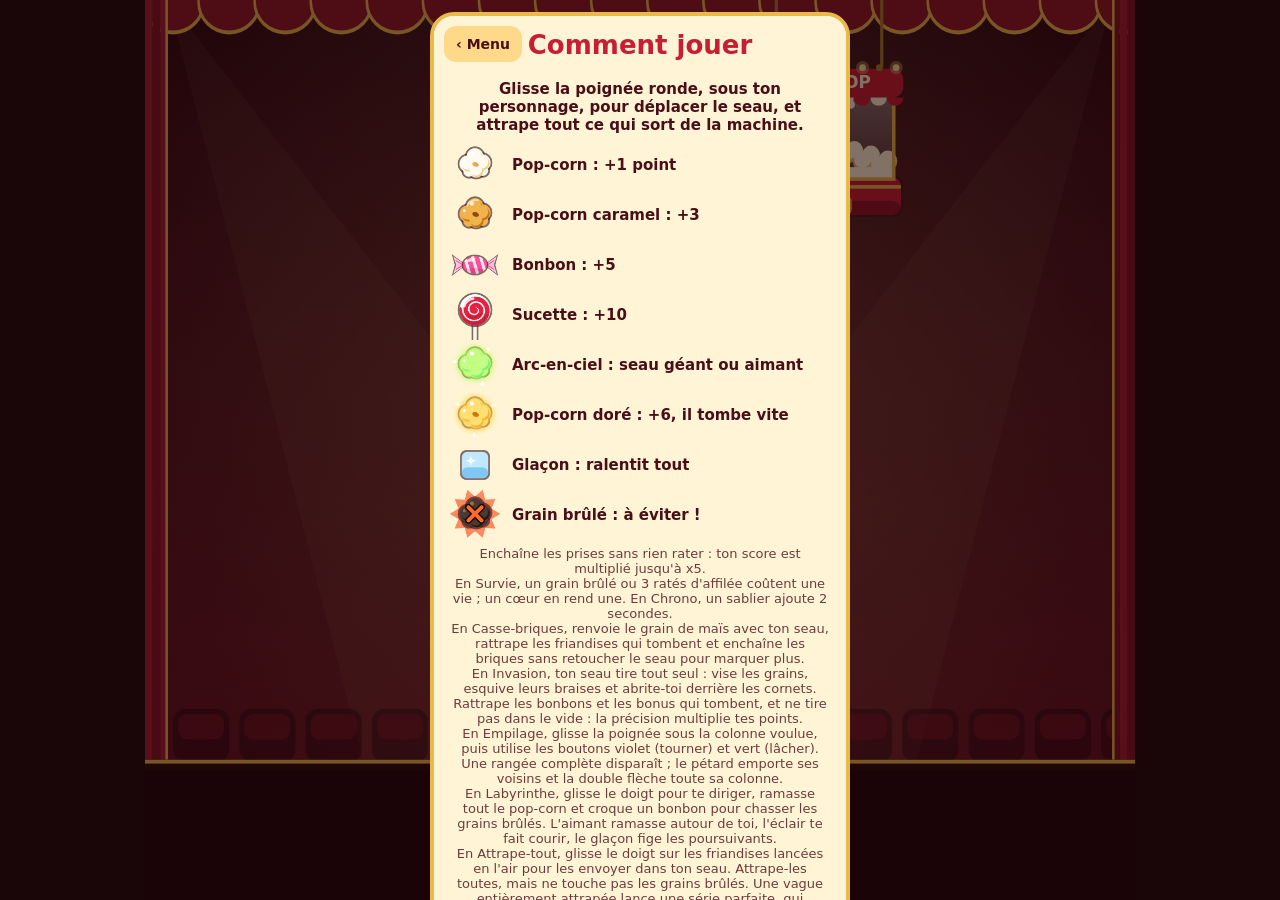
<file: index.html>
<!doctype html>
<html lang="fr">
<head>
<meta charset="utf-8">
<meta name="viewport" content="width=device-width, initial-scale=1, viewport-fit=cover, user-scalable=no">
<meta name="theme-color" content="#5a0d18">
<meta name="mobile-web-app-capable" content="yes">
<meta name="apple-mobile-web-app-capable" content="yes">
<meta name="apple-mobile-web-app-status-bar-style" content="black-translucent">
<meta name="apple-mobile-web-app-title" content="Pop Pop">
<title>Pop Pop</title>
<link rel="manifest" href="manifest.webmanifest">
<link rel="icon" href="icons/icon-192.png">
<link rel="apple-touch-icon" href="icons/icon-180.png">
<link rel="stylesheet" href="style.css">
</head>
<body>
<div id="app">
  <canvas id="game"></canvas>

  <div id="hud" class="hidden">
    <div class="hud-l">
      <div class="hud-row">
        <span id="score">0</span>
        <span id="combo"></span>
        <span id="level"></span>
      </div>
      <div id="comboWrap" class="bar" aria-hidden="true"><i id="comboBar"></i></div>
    </div>
    <div class="hud-r">
      <div class="hud-col">
        <span id="power"></span>
        <div id="powerWrap" class="bar blue hidden" aria-hidden="true"><i id="powerBar"></i></div>
      </div>
      <span id="status"></span>
      <button id="btnPause" class="round" aria-label="Pause">⏸</button>
    </div>
  </div>

  <section id="menu" class="screen hidden">
    <div class="panel">
      <h1>POP POP</h1>
      <p id="wallet" class="wallet"></p>

      <div class="lookrow">
        <button id="btnPrev" class="arrow" aria-label="Avatar précédent">◀</button>
        <button id="btnLookPreview" class="look" aria-label="Ouvrir le vestiaire">
          <canvas id="preview" width="220" height="210"></canvas>
          <b id="avName"></b>
        </button>
        <button id="btnNext" class="arrow" aria-label="Avatar suivant">▶</button>
      </div>
      <button id="btnLook" class="btn vest">👕 Vestiaire<small id="lookHint"></small></button>

      <div class="modes">
        <button id="btnChrono" class="btn">Chrono<small>60 secondes</small></button>
        <button id="btnSurvie" class="btn alt">Survie<small>3 vies</small></button>
      </div>
      <div class="modes more">
        <button id="btnBrique" class="btn third">Briques<small>Casse les bonbons</small></button>
        <button id="btnInvasion" class="btn fourth">Invasion<small>Tire sur les grains</small></button>
        <button id="btnEmpile" class="btn fifth">Empilage<small>Aligne les blocs</small></button>
        <button id="btnLaby" class="btn sixth">Labyrinthe<small>Ramasse tout le pop-corn</small></button>
        <button id="btnRafle" class="btn seventh wide">Attrape-tout<small>Glisse le doigt sur les friandises lancées en l'air</small></button>
      </div>
      <p id="best" class="best"></p>

      <h2>Défis du jour</h2>
      <div id="daily" class="list"></div>

      <div class="navgrid">
        <button id="btnRank" class="tile"><span>🏅</span>Classement</button>
        <button id="btnSucces" class="tile"><span>🏆</span>Succès</button>
        <button id="btnHelp" class="tile"><span>❓</span>Aide</button>
      </div>
      <div class="links">
        <button id="btnMusic" class="link"></button>
        <button id="btnSfx" class="link"></button>
      </div>
    </div>
  </section>

  <section id="vest" class="screen hidden">
    <div class="panel">
      <div class="topbar">
        <button class="back" data-back>‹ Menu</button>
        <h2 class="title">Vestiaire</h2>
      </div>
      <p id="wallet2" class="wallet"></p>

      <h2>Style</h2>
      <div id="styles" class="styles"></div>

      <h2>Avatar</h2>
      <div id="avGrid" class="grid"></div>

      <h2>Seau</h2>
      <div id="buGrid" class="grid"></div>

      <button class="btn" data-back>Retour au menu</button>
    </div>
  </section>

  <section id="succes" class="screen hidden">
    <div class="panel">
      <div class="topbar">
        <button class="back" data-back>‹ Menu</button>
        <h2 class="title">Succès <span id="achCount"></span></h2>
      </div>
      <div id="achList" class="list"></div>
      <h2>Statistiques</h2>
      <div id="stats" class="list"></div>
      <button class="btn" data-back>Retour au menu</button>
    </div>
  </section>

  <section id="rank" class="screen hidden">
    <div class="panel">
      <div class="topbar">
        <button class="back" data-back>‹ Menu</button>
        <h2 class="title">Classement</h2>
      </div>
      <div id="rankModes" class="styles"></div>
      <div id="rankScopes" class="styles"></div>
      <p id="rankMsg" class="legend"></p>
      <div id="rankList" class="list"></div>

      <h2>Mon profil</h2>
      <div class="field">Pseudo
        <div class="namebox">
          <span id="nameView"></span>
          <button id="btnDice" type="button" aria-label="Tirer un autre pseudo">🎲</button>
        </div>
      </div>
      <label class="field">Code de groupe (facultatif)
        <input id="inGrp" type="text" maxlength="10" autocomplete="off" autocapitalize="characters" spellcheck="false">
      </label>
      <p class="legend">Touche le dé pour tirer un autre pseudo. Pour un classement entre amis, choisissez ensemble un code et saisissez tous le même.
        <a href="confidentialite.html" target="_blank" rel="noopener">Confidentialité</a></p>
      <button id="btnProfile" class="btn alt">Enregistrer</button>
      <button class="btn" data-back>Retour au menu</button>
    </div>
  </section>

  <section id="help" class="screen hidden">
    <div class="panel">
      <div class="topbar">
        <button class="back" data-back>‹ Menu</button>
        <h2 class="title">Comment jouer</h2>
      </div>
      <p class="lead">Glisse la poignée ronde, sous ton personnage, pour déplacer le seau, et attrape tout ce qui sort de la machine.</p>
      <div id="helpList"></div>
      <p class="legend">Enchaîne les prises sans rien rater : ton score est multiplié jusqu'à x5.<br>
        En Survie, un grain brûlé ou 3 ratés d'affilée coûtent une vie ; un cœur en rend une. En Chrono, un sablier ajoute 2 secondes.<br>
        En Casse-briques, renvoie le grain de maïs avec ton seau, rattrape les friandises qui tombent et enchaîne les briques sans retoucher le seau pour marquer plus.<br>
        En Invasion, ton seau tire tout seul : vise les grains, esquive leurs braises et abrite-toi derrière les cornets. Rattrape les bonbons et les bonus qui tombent, et ne tire pas dans le vide : la précision multiplie tes points.<br>
        En Empilage, glisse la poignée sous la colonne voulue, puis utilise les boutons violet (tourner) et vert (lâcher). Une rangée complète disparaît ; le pétard emporte ses voisins et la double flèche toute sa colonne.<br>
        En Labyrinthe, glisse le doigt pour te diriger, ramasse tout le pop-corn et croque un bonbon pour chasser les grains brûlés. L'aimant ramasse autour de toi, l'éclair te fait courir, le glaçon fige les poursuivants.<br>
        En Attrape-tout, glisse le doigt sur les friandises lancées en l'air pour les envoyer dans ton seau. Attrape-les toutes, mais ne touche pas les grains brûlés. Une vague entièrement attrapée lance une série parfaite, qui multiplie tes points ; le cornet libère cinq pop-corn et le gros bonbon demande deux touches.</p>
      <button id="btnHelpOk" class="btn">J'ai compris !</button>
      <button id="btnTuto" class="btn alt">Faire le tutoriel</button>
    </div>
  </section>

  <section id="pause" class="screen hidden">
    <div class="panel small">
      <h2 class="title">Pause</h2>
      <button id="btnResume" class="btn">Reprendre</button>
      <button id="btnQuit" class="btn alt">Quitter</button>
    </div>
  </section>

  <section id="over" class="screen hidden">
    <div class="panel small">
      <h2 id="overTitle"></h2>
      <p id="overScore" class="big"></p>
      <p id="overRecord" class="record"></p>
      <p id="overLoot" class="wallet"></p>
      <div id="overExtra" class="extra"></div>
      <button id="btnAgain" class="btn">Rejouer</button>
      <button id="btnOverVest" class="btn vest notify hidden">👕 Aller au vestiaire<small id="overVestHint"></small></button>
      <button id="btnMenu" class="btn alt">Menu</button>
    </div>
  </section>

  <div id="update" class="hidden">
    <span>Nouvelle version disponible</span>
    <button id="btnUpdate">Mettre à jour</button>
  </div>

  <div id="toast" class="hidden"></div>
</div>
<script src="art.js"></script>
<script src="online.js"></script>
<script src="game.js"></script>
</body>
</html>
</file>
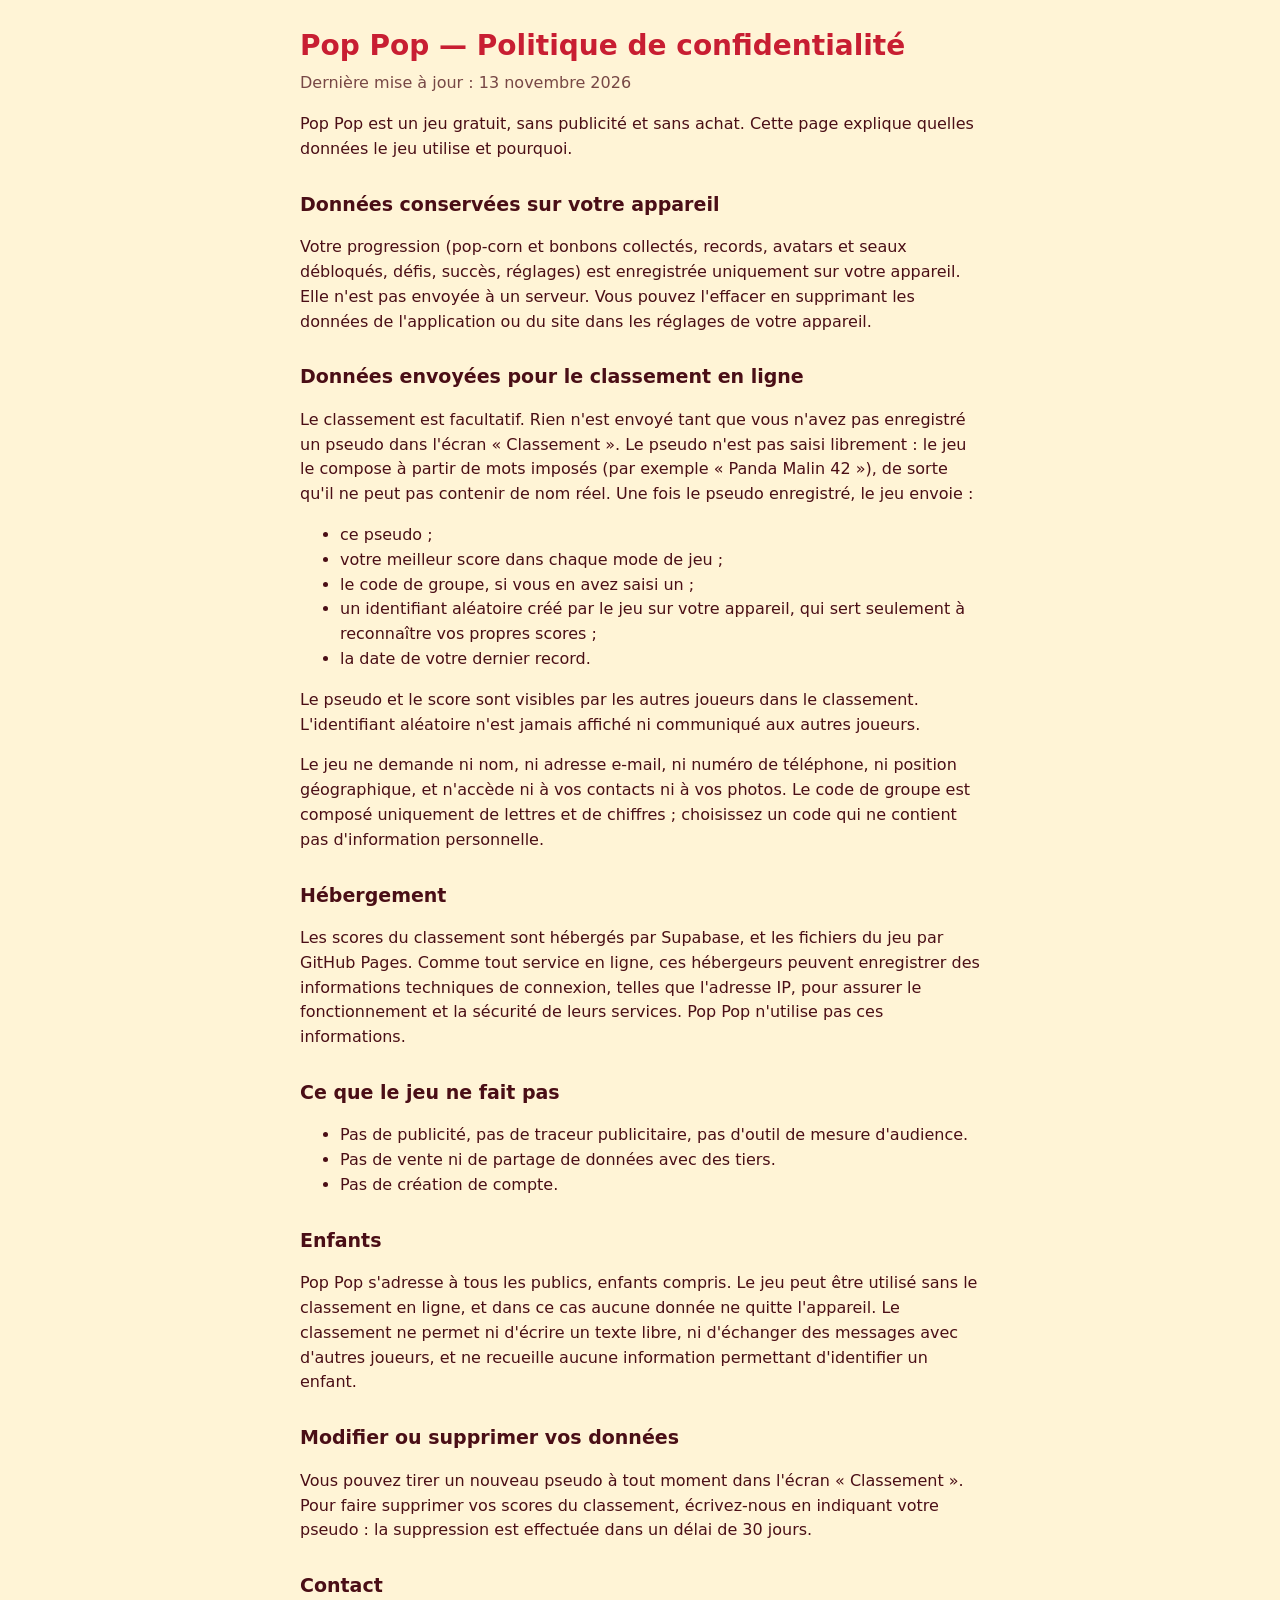
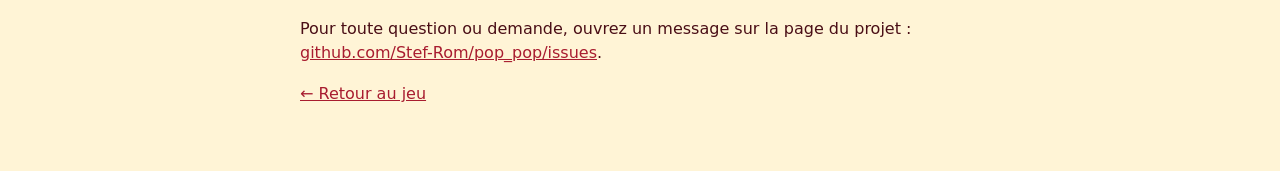
<file: confidentialite.html>
<!doctype html>
<html lang="fr">
<head>
<meta charset="utf-8">
<meta name="viewport" content="width=device-width, initial-scale=1">
<title>Pop Pop — Politique de confidentialité</title>
<style>
  body { margin: 0; background: #fff4d6; color: #4a0e16; font-family: "Segoe UI", system-ui, -apple-system, sans-serif; line-height: 1.55; }
  main { max-width: 680px; margin: 0 auto; padding: 24px 18px 48px; }
  h1 { color: #c81e32; font-size: 28px; margin: 0 0 4px; }
  h2 { font-size: 19px; margin: 28px 0 6px; }
  p, li { font-size: 16px; }
  a { color: #a81c2f; }
  .date { opacity: .75; margin: 0; }
</style>
</head>
<body>
<main>
  <h1>Pop Pop — Politique de confidentialité</h1>
  <p class="date">Dernière mise à jour : 13 novembre 2026</p>

  <p>Pop Pop est un jeu gratuit, sans publicité et sans achat. Cette page explique quelles données le jeu utilise et pourquoi.</p>

  <h2>Données conservées sur votre appareil</h2>
  <p>Votre progression (pop-corn et bonbons collectés, records, avatars et seaux débloqués, défis, succès, réglages) est enregistrée uniquement sur votre appareil. Elle n'est pas envoyée à un serveur. Vous pouvez l'effacer en supprimant les données de l'application ou du site dans les réglages de votre appareil.</p>

  <h2>Données envoyées pour le classement en ligne</h2>
  <p>Le classement est facultatif. Rien n'est envoyé tant que vous n'avez pas enregistré un pseudo dans l'écran « Classement ». Le pseudo n'est pas saisi librement : le jeu le compose à partir de mots imposés (par exemple « Panda Malin 42 »), de sorte qu'il ne peut pas contenir de nom réel. Une fois le pseudo enregistré, le jeu envoie :</p>
  <ul>
    <li>ce pseudo ;</li>
    <li>votre meilleur score dans chaque mode de jeu ;</li>
    <li>le code de groupe, si vous en avez saisi un ;</li>
    <li>un identifiant aléatoire créé par le jeu sur votre appareil, qui sert seulement à reconnaître vos propres scores ;</li>
    <li>la date de votre dernier record.</li>
  </ul>
  <p>Le pseudo et le score sont visibles par les autres joueurs dans le classement. L'identifiant aléatoire n'est jamais affiché ni communiqué aux autres joueurs.</p>
  <p>Le jeu ne demande ni nom, ni adresse e-mail, ni numéro de téléphone, ni position géographique, et n'accède ni à vos contacts ni à vos photos. Le code de groupe est composé uniquement de lettres et de chiffres ; choisissez un code qui ne contient pas d'information personnelle.</p>

  <h2>Hébergement</h2>
  <p>Les scores du classement sont hébergés par Supabase, et les fichiers du jeu par GitHub Pages. Comme tout service en ligne, ces hébergeurs peuvent enregistrer des informations techniques de connexion, telles que l'adresse IP, pour assurer le fonctionnement et la sécurité de leurs services. Pop Pop n'utilise pas ces informations.</p>

  <h2>Ce que le jeu ne fait pas</h2>
  <ul>
    <li>Pas de publicité, pas de traceur publicitaire, pas d'outil de mesure d'audience.</li>
    <li>Pas de vente ni de partage de données avec des tiers.</li>
    <li>Pas de création de compte.</li>
  </ul>

  <h2>Enfants</h2>
  <p>Pop Pop s'adresse à tous les publics, enfants compris. Le jeu peut être utilisé sans le classement en ligne, et dans ce cas aucune donnée ne quitte l'appareil. Le classement ne permet ni d'écrire un texte libre, ni d'échanger des messages avec d'autres joueurs, et ne recueille aucune information permettant d'identifier un enfant.</p>

  <h2>Modifier ou supprimer vos données</h2>
  <p>Vous pouvez tirer un nouveau pseudo à tout moment dans l'écran « Classement ». Pour faire supprimer vos scores du classement, écrivez-nous en indiquant votre pseudo : la suppression est effectuée dans un délai de 30 jours.</p>

  <h2>Contact</h2>
  <p>Pour toute question ou demande, ouvrez un message sur la page du projet : <a href="https://github.com/Stef-Rom/pop_pop/issues">github.com/Stef-Rom/pop_pop/issues</a>.</p>

  <p><a href="./">← Retour au jeu</a></p>
</main>
</body>
</html>
</file>
<file: style.css>
* { box-sizing: border-box; -webkit-tap-highlight-color: transparent; }

/* Couleurs par style : cinéma par défaut */
body {
  --page: #1a0508;
  --veil: rgba(26, 5, 8, .55);
  --panel: #fff4d6;
  --trim: #e9b94a;
  --ink: #4a0e16;
  --accent: #c81e32;
  --accent-dark: #7d0f1d;
  --alt: #e9a23a;
  --alt-dark: #a8691a;
  --card: #ffe9b0;
  --card-sel: #ffd98a;
  --hud: #fff4d6;
  --hud-shadow: 0 2px 0 rgba(0, 0, 0, .45);
  --combo: #ffd257;
  --power: #9fe8ff;
}
body[data-theme="foire"] {
  --page: #0e2256;
  --veil: rgba(14, 34, 86, .5);
  --panel: #fffdf2;
  --trim: #ffcc00;
  --ink: #16306b;
  --accent: #e8322e;
  --accent-dark: #a01a17;
  --alt: #18b6c9;
  --alt-dark: #0e7d8b;
  --card: #e3f4ff;
  --card-sel: #bfe6ff;
  --hud: #ffffff;
  --combo: #ffe14d;
  --power: #b6ffea;
}
body[data-theme="kawaii"] {
  --page: #cdb8f0;
  --veil: rgba(120, 90, 170, .35);
  --panel: #ffffff;
  --trim: #ff9ecb;
  --ink: #6b3a7a;
  --accent: #ff6fae;
  --accent-dark: #d94a8c;
  --alt: #9ad8ff;
  --alt-dark: #5fb0e0;
  --card: #fff0f8;
  --card-sel: #ffd6ec;
  --hud: #ffffff;
  --hud-shadow: 0 2px 0 rgba(90, 50, 120, .6);
  --combo: #fff27a;
  --power: #d6fbff;
}

html, body {
  margin: 0;
  height: 100%;
  background: var(--page);
  overflow: hidden;
  overscroll-behavior: none;
  font-family: ui-rounded, "Segoe UI", system-ui, -apple-system, sans-serif;
  color: var(--ink);
  user-select: none;
  -webkit-user-select: none;
}

#app {
  /* Plein écran en portrait ; en paysage, terrain limité pour rester jouable */
  position: fixed;
  top: 0;
  bottom: 0;
  left: 50%;
  transform: translateX(-50%);
  width: min(100vw, 110vh);
  width: min(100vw, 110dvh);
  overflow: hidden;
  touch-action: none;
}

#game { display: block; width: 100%; height: 100%; }

.hidden { display: none !important; }

/* ---------- HUD ---------- */
#hud {
  position: absolute;
  inset: 0 0 auto 0;
  display: flex;
  justify-content: space-between;
  align-items: center;
  padding: max(8px, env(safe-area-inset-top)) 12px 0;
  color: var(--hud);
  font-weight: 800;
  text-shadow: var(--hud-shadow);
  pointer-events: none;
}
.hud-l, .hud-r { display: flex; align-items: center; gap: 10px; }
#score { font-size: 30px; font-variant-numeric: tabular-nums; }
#combo { font-size: 18px; color: var(--combo); }
#status { font-size: 20px; font-variant-numeric: tabular-nums; }
#power { font-size: 15px; color: var(--power); }

.round {
  pointer-events: auto;
  width: 44px;
  height: 44px;
  border-radius: 50%;
  border: 2px solid var(--trim);
  background: rgba(0, 0, 0, .35);
  color: var(--panel);
  font-size: 18px;
  line-height: 1;
}

/* ---------- Écrans ---------- */
.screen {
  position: absolute;
  inset: 0;
  display: flex;
  align-items: center;
  justify-content: center;
  padding: max(12px, env(safe-area-inset-top)) 14px max(12px, env(safe-area-inset-bottom));
  background: var(--veil);
  overflow-y: auto;
  touch-action: pan-y;
}

.panel {
  width: 100%;
  max-width: 420px;
  margin: auto;
  padding: 18px 16px 14px;
  background: var(--panel);
  border: 4px solid var(--trim);
  border-radius: 24px;
  box-shadow: 0 10px 0 rgba(0, 0, 0, .3);
  text-align: center;
}
.panel.small { max-width: 300px; }

h1 {
  margin: 0;
  font-size: 46px;
  font-weight: 900;
  letter-spacing: 2px;
  color: var(--accent);
  text-shadow: 0 3px 0 var(--trim);
}
h2 { margin: 12px 0 8px; font-size: 18px; font-weight: 800; }
p { margin: 6px 0; }

.wallet { font-size: 18px; font-weight: 800; }
.best { font-size: 14px; font-weight: 700; }
.legend { font-size: 13px; opacity: .8; }
.big { font-size: 54px; font-weight: 900; color: var(--accent); margin: 0; line-height: 1.1; }
.record { font-weight: 800; color: #b8720a; min-height: 1.2em; }

.grid {
  display: grid;
  grid-template-columns: repeat(4, 1fr);
  gap: 8px;
}

.av {
  position: relative;
  padding: 4px 2px 6px;
  border: 3px solid transparent;
  border-radius: 16px;
  background: var(--card);
  color: inherit;
  font: inherit;
  font-size: 13px;
  font-weight: 800;
}

#level { font-size: 14px; opacity: .9; }

/* Jauges du HUD : progression vers le prochain multiplicateur, durée du bonus */
#hud { align-items: flex-start; }
.hud-l { flex-direction: column; align-items: flex-start; gap: 3px; }
.hud-row { display: flex; align-items: center; gap: 10px; }
.hud-col { display: flex; flex-direction: column; align-items: flex-end; gap: 3px; }
.bar {
  width: 120px;
  height: 10px;
  border: 2px solid rgba(255, 255, 255, .7);
  border-radius: 6px;
  background: rgba(0, 0, 0, .4);
  overflow: hidden;
}
.bar i { display: block; height: 100%; width: 0; background: var(--combo); transition: width .12s linear; }
.bar.max i { background: linear-gradient(90deg, #ffd257, #ff6a3d); }
.bar.blue { width: 90px; }
.bar.blue i { background: #7fe0ff; transition: none; }

/* Choix rapide de l'avatar dans le menu */
.lookrow { display: flex; align-items: stretch; gap: 6px; margin-top: 8px; }
.lookrow .look { flex: 1; margin-top: 0; }
.look b { display: block; font-size: 16px; font-weight: 900; }
.arrow {
  flex: none;
  width: 44px;
  border: 0;
  border-radius: 14px;
  background: var(--alt);
  box-shadow: 0 4px 0 var(--alt-dark);
  color: var(--ink);
  font-size: 18px;
}
.arrow:active { transform: translateY(2px); box-shadow: 0 2px 0 var(--alt-dark); }

/* Avis de mise à jour */
#update {
  position: absolute;
  top: max(8px, env(safe-area-inset-top));
  left: 50%;
  transform: translateX(-50%);
  z-index: 5;
  display: flex;
  align-items: center;
  gap: 10px;
  max-width: 94%;
  padding: 8px 10px 8px 14px;
  border-radius: 14px;
  background: #2b070c;
  color: #fff4d6;
  font-size: 14px;
  font-weight: 700;
  box-shadow: 0 4px 0 rgba(0, 0, 0, .3);
}
#update.ingame { display: none; }
#update button {
  border: 0;
  border-radius: 10px;
  padding: 8px 12px;
  background: #ffd257;
  color: #2b070c;
  font: inherit;
  font-weight: 900;
}
h2.title { margin-top: 0; font-size: 26px; font-weight: 900; color: var(--accent); }
.lead { font-weight: 700; font-size: 15px; }

.look {
  display: block;
  width: 100%;
  margin-top: 8px;
  padding: 6px 4px 8px;
  border: 3px solid var(--trim);
  border-radius: 18px;
  background: var(--card);
  color: inherit;
  font: inherit;
  font-size: 13px;
  font-weight: 800;
}
.look canvas { display: block; height: 128px; width: auto; margin: 0 auto 2px; }
.look span { text-decoration: underline; }

.list { display: grid; gap: 6px; text-align: left; }
.task {
  display: flex;
  align-items: center;
  justify-content: space-between;
  gap: 10px;
  padding: 8px 10px;
  border-radius: 12px;
  background: var(--card);
  font-size: 13px;
  font-weight: 700;
}
.task b { white-space: nowrap; }
.task.done { background: var(--card-sel); }
.task.done span { opacity: .75; }

.links { display: flex; justify-content: center; flex-wrap: wrap; }

.task.me { background: var(--card-sel); outline: 3px solid var(--accent); }
.task .pos { display: inline-block; min-width: 2.2em; }
#rankScopes { margin-top: 8px; }
#rankModes { flex-wrap: wrap; }
#rankModes .chip { flex: 1 1 30%; }

.legend a { color: inherit; font-weight: 800; }
.namebox { display: flex; gap: 8px; margin-top: 4px; }
.namebox span {
  flex: 1;
  padding: 10px 12px;
  border: 3px solid var(--trim);
  border-radius: 12px;
  background: #fff;
  color: #222;
  font-size: 16px;
  font-weight: 800;
}
.namebox button {
  flex: none;
  width: 50px;
  border: 0;
  border-radius: 12px;
  background: var(--alt);
  box-shadow: 0 4px 0 var(--alt-dark);
  font-size: 22px;
}
.field { display: block; margin-top: 8px; text-align: left; font-size: 13px; font-weight: 800; }
.field input {
  display: block;
  width: 100%;
  margin-top: 4px;
  padding: 10px 12px;
  border: 3px solid var(--trim);
  border-radius: 12px;
  background: #fff;
  color: #222;
  font: inherit;
  font-size: 16px;
  font-weight: 700;
  user-select: text;
  -webkit-user-select: text;
}

.help-row { display: flex; align-items: center; gap: 12px; text-align: left; font-weight: 800; font-size: 15px; }
.help-row canvas { flex: none; width: 50px; height: 50px; }

.extra p { margin: 3px 0; font-size: 13px; font-weight: 800; color: #b8720a; }

.styles { display: flex; gap: 8px; }
.chip {
  flex: 1;
  min-height: 44px;
  padding: 6px 4px;
  border: 3px solid transparent;
  border-radius: 14px;
  background: var(--card);
  color: inherit;
  font: inherit;
  font-size: 13px;
  font-weight: 800;
}
.chip.sel { border-color: var(--accent); background: var(--card-sel); }
.av canvas { display: block; width: 100%; max-width: 84px; margin: 0 auto; aspect-ratio: 1; }
.av.sel { border-color: var(--accent); background: var(--card-sel); }
.av.locked canvas { filter: grayscale(1) brightness(.75); opacity: .7; }
.av .cost { display: block; font-size: 11px; font-weight: 700; color: #8a4b12; }
.av span { display: block; }

.modes { display: flex; gap: 10px; margin-top: 14px; }

.btn {
  flex: 1;
  display: block;
  width: 100%;
  min-height: 56px;
  margin: 8px 0 0;
  padding: 8px 10px;
  border: 0;
  border-radius: 16px;
  background: var(--accent);
  box-shadow: 0 5px 0 var(--accent-dark);
  color: var(--panel);
  font: inherit;
  font-size: 20px;
  font-weight: 900;
}
.btn small { display: block; font-size: 12px; font-weight: 700; opacity: .9; }
.btn.alt { background: var(--alt); box-shadow: 0 5px 0 var(--alt-dark); color: var(--ink); }
.btn:active { transform: translateY(3px); box-shadow: 0 2px 0 var(--accent-dark); }
.btn.alt:active { box-shadow: 0 2px 0 var(--alt-dark); }
.modes .btn { margin-top: 0; }

.link {
  margin-top: 6px;
  padding: 8px 12px;
  border: 0;
  background: none;
  color: inherit;
  font: inherit;
  font-size: 14px;
  font-weight: 700;
  text-decoration: underline;
}

#toast {
  position: absolute;
  left: 50%;
  bottom: max(24px, env(safe-area-inset-bottom));
  transform: translateX(-50%);
  max-width: 90%;
  padding: 10px 16px;
  border-radius: 14px;
  background: #2b070c;
  color: var(--panel);
  font-weight: 700;
  font-size: 14px;
  text-align: center;
  pointer-events: none;
}

/* ---------- Navigation ---------- */
/* Bouton d'accès au vestiaire, mis en avant quand un déblocage est possible */
.btn.vest {
  min-height: 52px;
  border: 3px solid var(--trim);
  background: var(--card);
  box-shadow: 0 5px 0 var(--trim);
  color: var(--ink);
  font-size: 18px;
}
.btn.vest:active { box-shadow: 0 2px 0 var(--trim); }
.btn.vest.notify {
  border-color: #ff9d1f;
  background: #ffd257;
  box-shadow: 0 5px 0 #c9770a;
  color: #4a0e16;
  animation: pulse 1.2s ease-in-out infinite;
}
@keyframes pulse { 50% { transform: scale(1.035); } }
@media (prefers-reduced-motion: reduce) { .btn.vest.notify { animation: none; } }

/* Tuiles du menu */
.navgrid { display: grid; grid-template-columns: repeat(3, 1fr); gap: 8px; margin-top: 12px; }
.tile {
  padding: 8px 4px;
  border: 0;
  border-radius: 14px;
  background: var(--card);
  box-shadow: 0 4px 0 var(--card-sel);
  color: inherit;
  font: inherit;
  font-size: 13px;
  font-weight: 800;
}
.tile span { display: block; font-size: 24px; line-height: 1.25; }
.tile:active { transform: translateY(2px); box-shadow: 0 2px 0 var(--card-sel); }

/* En-tête des écrans secondaires : le retour au menu reste visible en haut pendant le défilement */
.topbar {
  position: sticky;
  top: 0;
  z-index: 2;
  display: flex;
  align-items: center;
  justify-content: center;
  min-height: 56px;
  margin: -18px -16px 8px;
  padding: 10px 84px 8px;
  border-radius: 20px 20px 0 0;
  background: var(--panel);
}
.topbar .title { margin: 0; }
.back {
  position: absolute;
  left: 10px;
  top: 50%;
  transform: translateY(-50%);
  padding: 10px 12px;
  border: 0;
  border-radius: 12px;
  background: var(--card-sel);
  color: var(--ink);
  font: inherit;
  font-size: 14px;
  font-weight: 800;
}

/* Bouton du mode Casse-briques */
.btn.third { background: #7a4fd6; box-shadow: 0 5px 0 #4f2f9c; color: #fff; }
.btn.third:active { box-shadow: 0 2px 0 #4f2f9c; }

/* Deuxième rangée de modes, et bouton du mode Invasion */
.modes.more { display: grid; grid-template-columns: repeat(2, 1fr); gap: 8px; margin-top: 10px; }
.modes.more .btn { min-height: 56px; padding: 8px 4px; font-size: 17px; }
.modes.more .btn small { font-size: 11.5px; }
.btn.sixth { background: #2f6fe0; box-shadow: 0 5px 0 #1c479a; color: #fff; }
.btn.sixth:active { box-shadow: 0 2px 0 #1c479a; }
.btn.fifth { background: #e0559a; box-shadow: 0 5px 0 #a8346f; color: #fff; }
.btn.fifth:active { box-shadow: 0 2px 0 #a8346f; }
.btn.fourth { background: #17907c; box-shadow: 0 5px 0 #0d5f52; color: #fff; }
.btn.fourth:active { box-shadow: 0 2px 0 #0d5f52; }

/* Bouton du mode Attrape-tout, sur toute la largeur */
.modes.more .btn.wide { grid-column: span 2; }
.btn.seventh { background: #f2b705; box-shadow: 0 5px 0 #b07f00; color: #4a2a00; }
.btn.seventh:active { box-shadow: 0 2px 0 #b07f00; }

/* Chrono : le compteur s'affole dans les dix dernières secondes */
#status.urgent { color: #ff8a7a; animation: pulse .5s ease-in-out infinite; }
@media (prefers-reduced-motion: reduce) { #status.urgent { animation: none; } }
</file>
